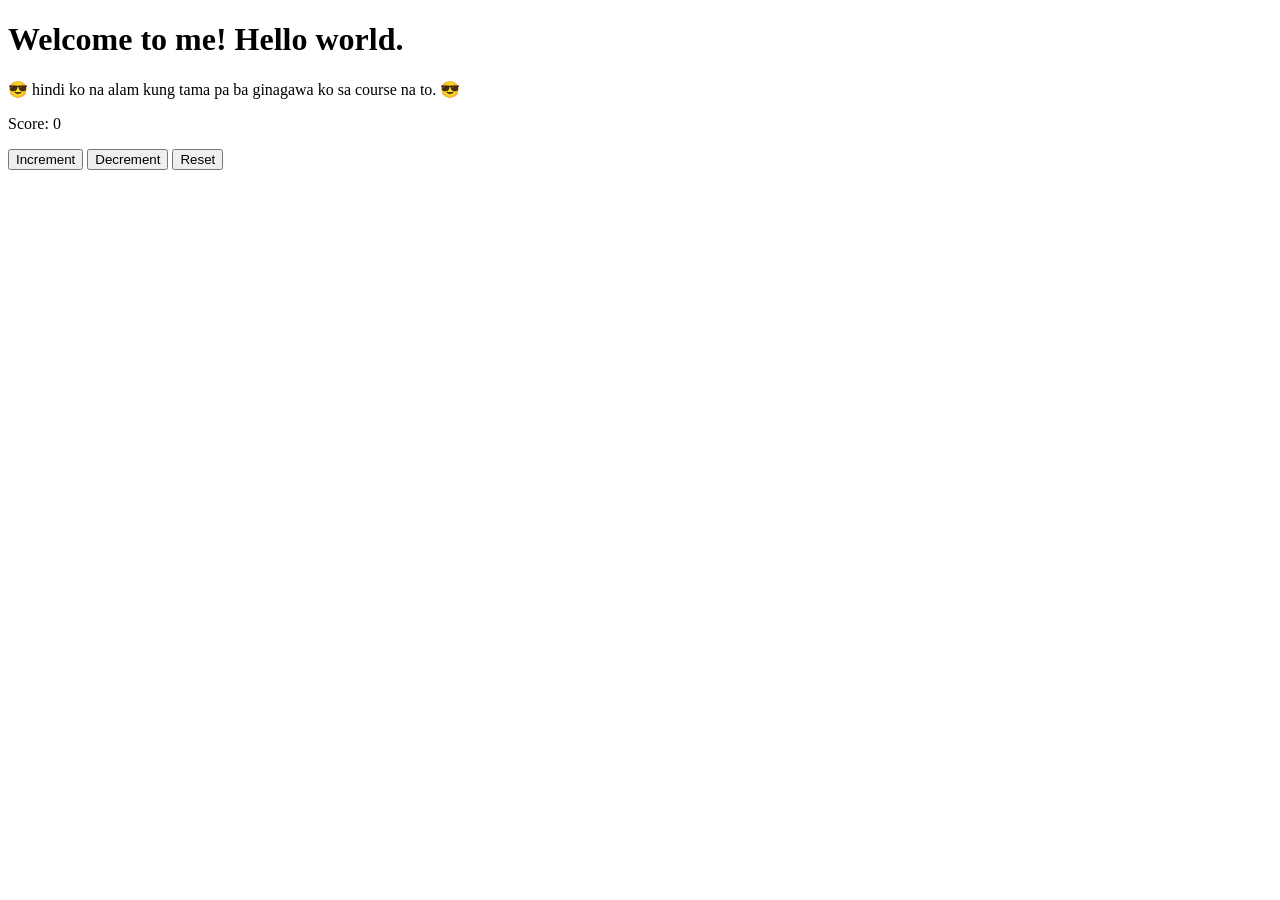
<file: index.html>
<!DOCTYPE html>
<html lang="en">
<head>
    <meta charset="UTF-8">
    <meta name="viewport" content="width=device-width, initial-scale=1.0">
    <title>My Website Homepage</title>
<script src="script.js" defer></script>
</head>
<body>

    <h1>Welcome to me! Hello world.</h1>
    <p>😎 hindi ko na alam kung tama pa ba ginagawa ko sa course na to. 😎</p>

  <p id="display">Score: 0 </p>
  <button id="increment">Increment</button>
  <button id="decrement">Decrement</button>
  <button id="reset">Reset</button>


</body>
</html>
</file>
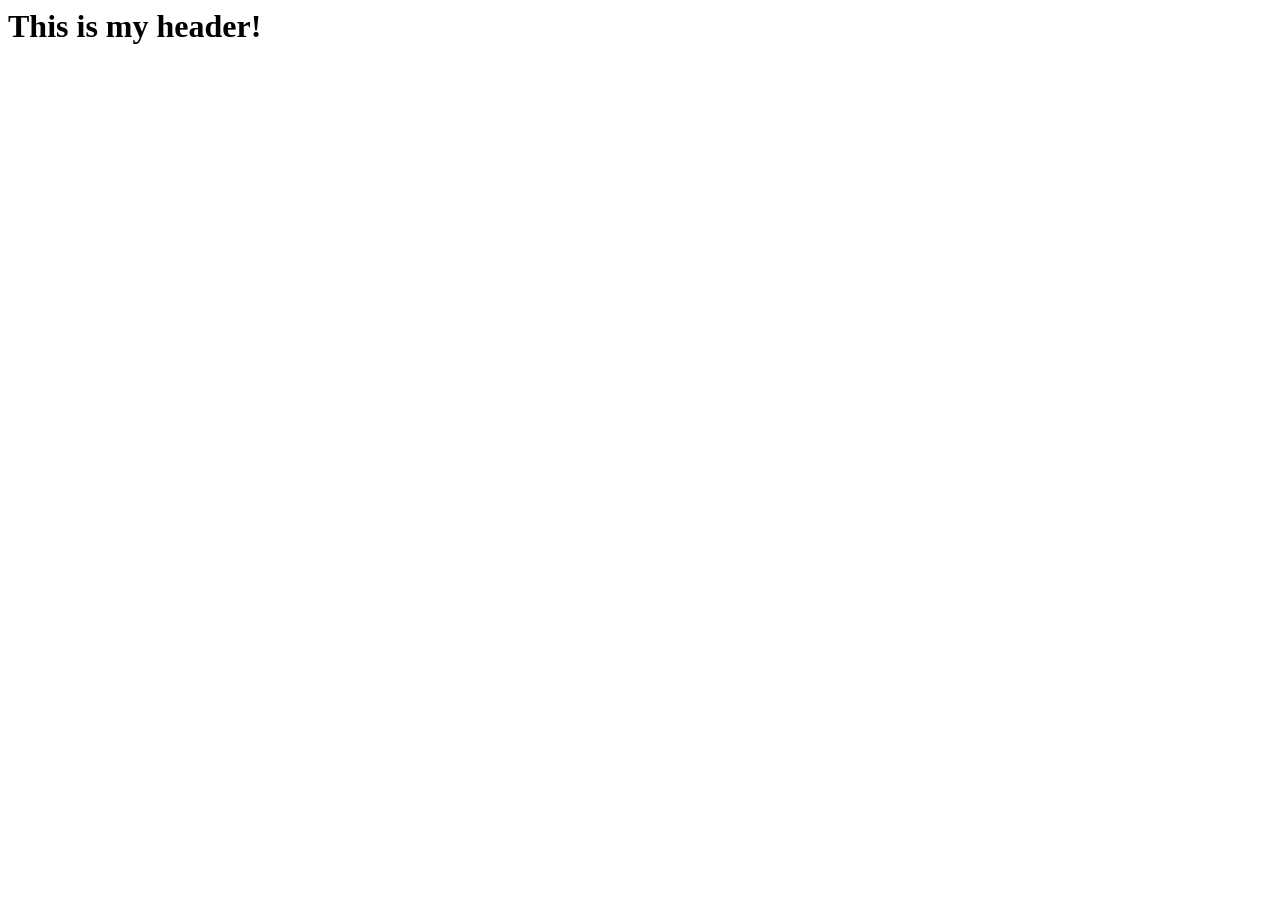
<file: DOM Lesson/index.html>
<html lang="en">
<head>
    <meta charset="UTF-8">
    <meta name="viewport" content="width=device-width, initial-scale=1.0">
    <title>Document</title>
</head>
<body>
  <h1 id="title">This is my header!</h1>
</body>
</html>
</file>
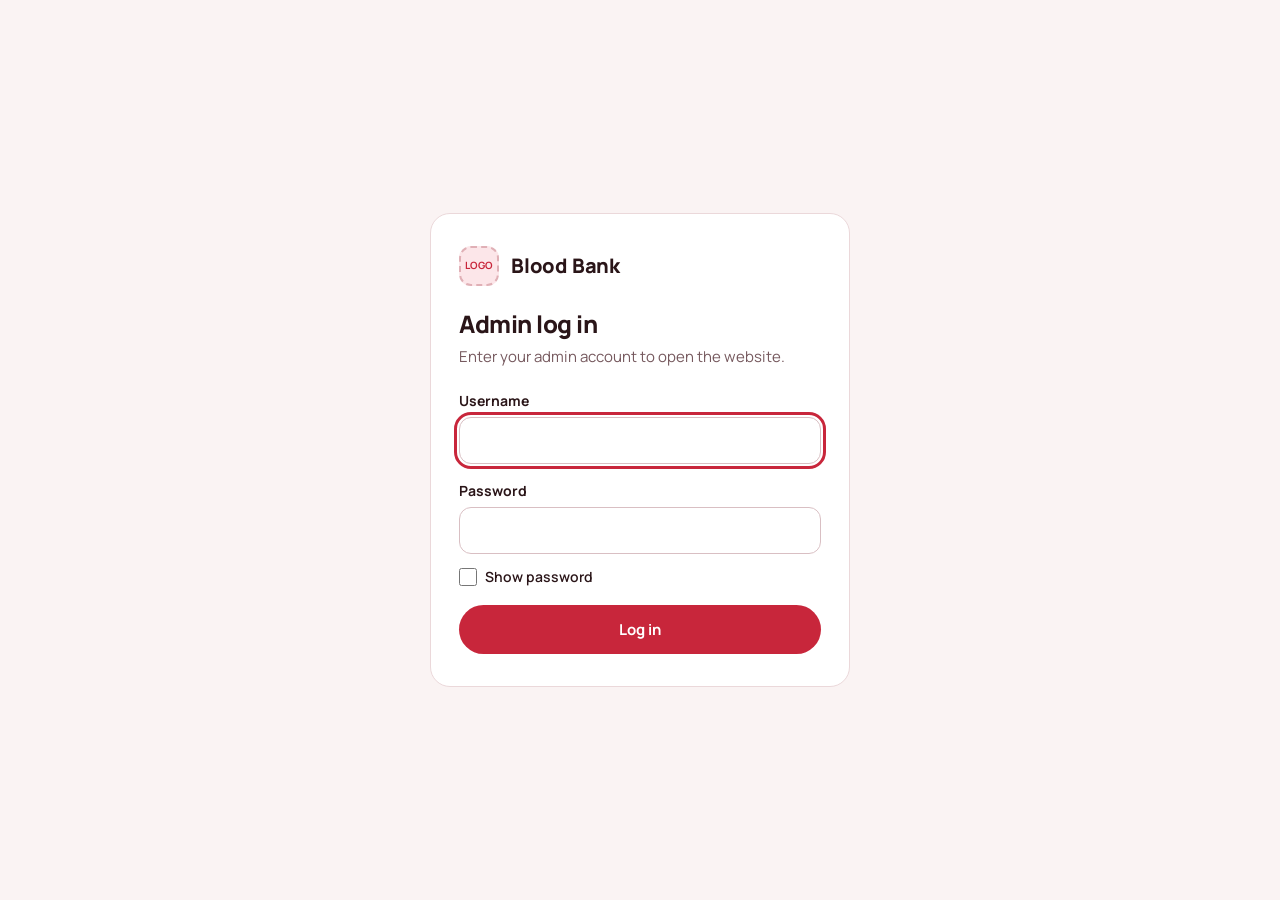
<file: FINAL PROJECT/index.html>
<!DOCTYPE html>
<html lang="en">
<head>
<meta charset="UTF-8">
<meta name="viewport" content="width=device-width, initial-scale=1">
<title>Blood Bank</title>
<link rel="preconnect" href="https://fonts.googleapis.com">
<link rel="preconnect" href="https://fonts.gstatic.com" crossorigin>
<link href="https://fonts.googleapis.com/css2?family=Manrope:wght@400;500;600;700;800&family=Atkinson+Hyperlegible:wght@400;700&display=swap" rel="stylesheet">

<script>
/* Saved theme + accessibility settings, applied before first paint (no flash) */
window.BBPrefs = (function () {
  var KEY = "bb-a11y", SIZES = [100, 115, 130, 150];
  function load() {
    var saved = {};
    try { saved = JSON.parse(localStorage.getItem(KEY)) || {}; } catch (e) {}
    var o = Object.assign({ theme: null, size: 0, contrast: false, font: false, spacing: false, links: false, focus: false, motion: false }, saved);
    if (!o.theme) o.theme = (window.matchMedia && matchMedia("(prefers-color-scheme: dark)").matches) ? "dark" : "light";
    return o;
  }
  function save(o) { try { localStorage.setItem(KEY, JSON.stringify(o)); } catch (e) {} }
  function clear() { try { localStorage.removeItem(KEY); } catch (e) {} }
  function apply(o) {
    var h = document.documentElement;
    function flag(n, on, v) { if (on) h.setAttribute("data-" + n, v); else h.removeAttribute("data-" + n); }
    h.setAttribute("data-theme", o.theme);
    flag("contrast", o.contrast, "high"); flag("font", o.font, "readable"); flag("spacing", o.spacing, "wide");
    flag("links", o.links, "on"); flag("focus", o.focus, "strong"); flag("motion", o.motion, "reduce");
    h.style.fontSize = SIZES[o.size] + "%";
  }
  var api = { load: load, save: save, clear: clear, apply: apply, SIZES: SIZES };
  apply(load());
  return api;
})();
</script>

<script>
/* Login state (lasts until the tab is closed) */
(function () {
  var ok = false;
  try { ok = sessionStorage.getItem("bb-auth") === "1"; } catch (e) {}
  document.documentElement.setAttribute("data-auth", ok ? "in" : "out");
})();
</script>

<style>
/* ============ THEME (edit colors here) ============ */
:root {
  --bg: #FAF3F3;          /* page background (warm blush) */
  --surface: #FFFFFF;     /* cards + navbar */
  --ink: #2A1518;         /* headings / main text */
  --muted: #76595E;       /* secondary text */
  --line: #EBD8DA;        /* borders */
  --blue: #C8263B;        /* primary accent (blood red) - variable name kept */
  --blue-dark: #A11A2D;
  --blue-soft: #FCE6E9;   /* light red tint */
  --gold: #D98E04; --gold-dark: #8A5A00;     /* plasma */
  --teal: #168F7E; --teal-dark: #0E6B5D;     /* platelets */
  --on-blue: #FFFFFF;     /* text on blue buttons */
  --dash: #E0B0B6;
  --field-border: #D9BFC3;
  --ok: #1A7F4B; --warn: #B26A00; --danger: #B42318; --danger-soft: #FDECEA;
  --bar-low: #7FA9EE;
  --track-off: #9C8A8D;
  --radius: 20px;
  --font: "Manrope", "Segoe UI", system-ui, -apple-system, Arial, sans-serif;
}

/* ============ DARK THEME ============ */
:root { color-scheme: light; }
:root[data-theme="dark"] {
  color-scheme: dark;
  --bg: #1A1012; --surface: #26171A; --ink: #F8EEEF; --muted: #C9ADB1; --line: #432C30;
  --blue: #F0586B; --blue-dark: #FF9DA9; --blue-soft: #3D1F25; --on-blue: #1A0A0C;
  --gold: #F2B84B; --gold-dark: #FFD98A; --teal: #3FBFA9; --teal-dark: #8FE8D8;
  --dash: #7C4C54; --field-border: #5E4246;
  --ok: #4CC38A; --warn: #F0A63A; --danger: #FF8A80; --danger-soft: #3A1E22; --bar-low: #3E6CB8; --track-off: #8A7478;
}
/* ============ HIGH CONTRAST ============ */
:root[data-contrast="high"] {
  --bg: #FFFFFF; --surface: #FFFFFF; --ink: #000000; --muted: #1A1A1A; --line: #000000;
  --blue: #A00F24; --blue-dark: #7A0A1A; --blue-soft: #FFE3E6; --on-blue: #FFFFFF;
  --gold: #8A5A00; --gold-dark: #5E3D00; --teal: #0B5E52; --teal-dark: #07433B;
  --dash: #000000; --field-border: #000000;
  --ok: #004D24; --warn: #6B3500; --danger: #8A0000; --danger-soft: #FFE5E5; --bar-low: #5B7FC7;
}
:root[data-theme="dark"][data-contrast="high"] {
  --bg: #000000; --surface: #000000; --ink: #FFFFFF; --muted: #F2F2F2; --line: #FFFFFF;
  --blue: #FF8A98; --blue-dark: #FFC4CB; --blue-soft: #33090F; --on-blue: #000000;
  --gold: #FFC95C; --gold-dark: #FFE0A3; --teal: #6FE3CE; --teal-dark: #B5F3E8;
  --dash: #FFFFFF; --field-border: #FFFFFF;
  --ok: #6BE6A6; --warn: #FFC15C; --danger: #FF9C94; --danger-soft: #3A0D0D; --bar-low: #5A8FE0;
}
:root[data-contrast="high"] .card, :root[data-contrast="high"] .navbar,
:root[data-contrast="high"] .a11y-panel, :root[data-contrast="high"] .entry-dialog { border-width: 2px; }

/* ============ OTHER ACCESSIBILITY OPTIONS ============ */
:root[data-font="readable"] { --font: "Atkinson Hyperlegible", Verdana, Tahoma, system-ui, sans-serif; }
:root[data-spacing="wide"] body { line-height: 1.9; letter-spacing: .03em; word-spacing: .12em; }
:root[data-links="on"] a { text-decoration: underline !important; text-underline-offset: 3px; }
:root[data-focus="strong"] :focus-visible { outline: 4px solid #FFB000; outline-offset: 3px; box-shadow: 0 0 0 7px #000; }
:root[data-motion="reduce"] *, :root[data-motion="reduce"] *::before, :root[data-motion="reduce"] *::after {
  transition: none !important; animation: none !important; scroll-behavior: auto !important;
}
@media (prefers-reduced-motion: reduce) { * { transition: none !important; animation: none !important; } }
.sr-only { position: absolute; width: 1px; height: 1px; padding: 0; margin: -1px; overflow: hidden; clip: rect(0 0 0 0); white-space: nowrap; border: 0; }
.skip-link {
  position: absolute; left: 12px; top: -80px; z-index: 100;
  background: var(--blue); color: var(--on-blue); font-weight: 700;
  padding: 12px 20px; border-radius: 999px; text-decoration: none;
}
.skip-link:focus { top: 12px; }
main:focus, h1:focus { outline: none; }

* { box-sizing: border-box; margin: 0; padding: 0; }
html { -webkit-text-size-adjust: 100%; }
body {
  font-family: var(--font);
  background: var(--bg);
  color: var(--ink);
  line-height: 1.5;
  padding: clamp(12px, 2vw, 32px);
}
a, button { font-family: inherit; }
:focus-visible { outline: 3px solid var(--blue); outline-offset: 2px; }

.wrap { width: 100%; }  /* full width, not squeezed in the middle */

/* ============ NAVBAR ============ */
.navbar {
  display: grid;
  grid-template-columns: 1fr auto 1fr;
  align-items: center;
  gap: 16px;
  background: var(--surface);
  border: 1px solid var(--line);
  border-radius: 999px;
  padding: 10px 14px 10px 14px;
}
.brand { display: flex; align-items: center; gap: 12px; text-decoration: none; color: var(--ink); }

/* LOGO PLACEHOLDER: replace the whole <span class="logo-slot"> with
   <img src="your-logo.png" alt="Blood Bank logo" class="logo-img"> */
.logo-slot, .logo-img {
  width: 40px; height: 40px; border-radius: 12px; flex: none;
}
.logo-slot {
  display: grid; place-items: center;
  border: 2px dashed var(--dash);
  background: var(--blue-soft);
  color: var(--blue);
  font-size: 0.625rem; font-weight: 700;
}
.logo-img { object-fit: contain; }
.brand-name { font-size: 1.25rem; font-weight: 800; letter-spacing: -0.01em; }

.nav-links { display: flex; flex-wrap: wrap; justify-content: center; gap: 4px; background: var(--bg); padding: 4px; border-radius: 999px; }
.nav-links a {
  display: inline-block; text-decoration: none; background: transparent; color: var(--muted);
  font-size: 0.9375rem; font-weight: 600;
  padding: 9px 22px; border-radius: 999px;
  transition: background .15s, color .15s;
}
.nav-links a:hover { color: var(--ink); }
.nav-links a[aria-current="page"] { background: var(--blue); color: var(--on-blue); }
/* right side of the navbar intentionally empty (no profile picture) */

/* ============ PAGE SECTIONS ============ */
.page { display: none; padding-top: 22px; }
.page.active { display: block; }

.page-head { display: flex; justify-content: space-between; align-items: flex-end; gap: 16px; flex-wrap: wrap; margin-bottom: 18px; }
.page-head h1 { font-size: 1.625rem; font-weight: 800; letter-spacing: -0.02em; }
.page-head p { color: var(--muted); font-size: 0.9375rem; }

.btn {
  border: 0; cursor: pointer; font-size: 0.9375rem; font-weight: 700;
  background: var(--blue); color: var(--on-blue);
  padding: 12px 24px; border-radius: 999px;
  transition: background .15s;
}
.btn:hover { background: var(--blue-dark); }

/* ============ CARDS ============ */
.grid {
  display: grid;
  grid-template-columns: 1.7fr 1fr;
  grid-template-rows: auto auto;
  gap: 16px;
}
.card {
  background: var(--surface);
  border: 1px solid var(--line);
  border-radius: var(--radius);
  padding: 22px;
}
.card.tall { grid-row: span 2; }

.card-head { display: flex; align-items: flex-start; gap: 14px; margin-bottom: 18px; }
.drop {
  width: 44px; height: 44px; flex: none;
  display: grid; place-items: center;
  background: var(--blue-soft); border-radius: 14px;
}
.drop { color: var(--blue); }
.drop svg { width: 22px; height: 22px; }
.card-head h2 { font-size: 1.0625rem; font-weight: 800; line-height: 1.3; }
.card-head p { font-size: 0.875rem; color: var(--muted); margin-top: 2px; }
.card-link {
  margin-left: auto; flex: none; width: 34px; height: 34px;
  display: grid; place-items: center; border-radius: 50%;
  border: 1px solid var(--line); background: var(--surface);
  color: var(--muted); cursor: pointer; text-decoration: none;
}
.card-link:hover { color: var(--blue); border-color: var(--blue); }
.card-link svg { width: 16px; height: 16px; }

/* Blood type bar chart: set --v (percentage) on each .bar */
.chart {
  display: grid; grid-template-columns: repeat(8, 1fr);
  align-items: end; gap: 12px; height: 300px;
  padding-top: 8px; border-bottom: 1px solid var(--line);
}
.bar-col { height: 100%; display: flex; flex-direction: column; justify-content: flex-end; align-items: center; gap: 8px; }
.bar-pct { font-size: 0.875rem; font-weight: 700; }
.bar {
  width: 100%; max-width: 64px;
  height: calc(var(--v) / 32 * 100% - 30px);
  min-height: 44px;
  background: var(--blue); border-radius: 14px 14px 6px 6px;
  display: flex; justify-content: center; padding-top: 10px;
}
.bar span {
  flex: none; width: 2.25rem; height: 2.25rem; padding: 0;
  display: grid; place-items: center;
  background: var(--surface); color: var(--blue-dark);
  border-radius: 50%; font-size: 0.75rem; font-weight: 800; line-height: 1;
}
.chart-note { font-size: 0.8125rem; color: var(--muted); margin-top: 14px; }

.big-number { font-size: 3.5rem; font-weight: 800; letter-spacing: -0.03em; line-height: 1; }
.big-number small { font-size: 1rem; font-weight: 600; color: var(--muted); letter-spacing: 0; margin-left: 6px; }

.components { list-style: none; display: grid; gap: 14px; }
.components li { display: grid; gap: 6px; }
.comp-row { display: flex; justify-content: space-between; font-size: 0.875rem; font-weight: 600; }
.comp-row span:last-child { color: var(--muted); font-weight: 700; }
.meter { height: 2rem; }
.meter i {
  display: flex; align-items: center; height: 100%; width: var(--w); min-width: 3.5rem;
  background: var(--c, var(--blue)); border-radius: 999px; padding: 0 4px;
}
.meter i span {
  min-height: 1.5rem; padding: 0 10px; display: grid; place-items: center;
  background: var(--surface); color: var(--c-dark, var(--blue-dark));
  border-radius: 999px; font-size: 0.75rem; font-weight: 800; font-style: normal;
}

.components li:nth-child(2) { --c: var(--gold); --c-dark: var(--gold-dark); }
.components li:nth-child(3) { --c: var(--teal); --c-dark: var(--teal-dark); }

/* ============ DATABASE ============ */
.table-card { padding: 8px 8px 12px; overflow-x: auto; }
table { width: 100%; border-collapse: collapse; min-width: 640px; font-size: 0.90625rem; }
th { text-align: left; font-size: 0.8125rem; font-weight: 700; color: var(--muted); padding: 14px 16px; border-bottom: 1px solid var(--line); }
td { padding: 14px 16px; border-bottom: 1px solid var(--line); }
tr:last-child td { border-bottom: 0; }
.tag { display: inline-block; padding: 3px 12px; border-radius: 999px; font-weight: 700; font-size: 0.8125rem; background: var(--blue-soft); color: var(--blue-dark); }
.status { font-weight: 600; color: var(--ok); }
.status.pending { color: var(--warn); }

/* ============ ABOUT ============ */
.about-hero { padding: 36px; }
.about-hero h1 { font-size: 1.875rem; font-weight: 800; letter-spacing: -0.02em; margin-bottom: 10px; }
.about-hero p { color: var(--muted); max-width: 64ch; font-size: 1rem; }
.about-grid { display: grid; grid-template-columns: repeat(3, 1fr); gap: 16px; margin-top: 16px; }
.about-grid .card h3 { font-size: 1.0625rem; font-weight: 800; margin: 14px 0 6px; }
.about-grid .card p { font-size: 0.90625rem; color: var(--muted); }

/* ============ NEW ENTRY DIALOG ============ */
.entry-dialog {
  border: 1px solid var(--line); border-radius: var(--radius);
  padding: 0; width: min(520px, calc(100% - 24px));
  margin: auto; color: var(--ink); background: var(--surface);
}
.entry-dialog::backdrop { background: rgba(18, 35, 61, .45); }
.dialog-inner { padding: 24px; }
.dialog-inner h2 { font-size: 1.25rem; font-weight: 800; }
.dialog-inner > p { color: var(--muted); font-size: 0.90625rem; margin: 4px 0 18px; }
.form-placeholder {
  border: 2px dashed var(--dash); background: var(--blue-soft);
  border-radius: 16px; padding: 36px 20px; text-align: center;
  color: var(--blue-dark); font-weight: 600; font-size: 0.90625rem;
}
.form-placeholder small { display: block; font-weight: 500; color: var(--muted); margin-top: 4px; }
.dialog-actions { display: flex; justify-content: flex-end; gap: 10px; margin-top: 20px; }
.btn-ghost { background: transparent; color: var(--ink); border: 1px solid var(--line); }
.btn-ghost:hover { background: var(--bg); }
.btn:disabled { opacity: .45; cursor: not-allowed; }
.btn:disabled:hover { background: var(--blue); }

/* ============ DETAIL DIALOG (card arrows) ============ */
.card-link { padding: 0; }
.detail-list { width: 100%; border-collapse: collapse; font-size: 0.90625rem; min-width: 0; }
.detail-list th, .detail-list td { padding: 10px 6px; }
.detail-list td:last-child, .detail-list th:last-child { text-align: right; }
.detail-text { display: grid; gap: 14px; }
.detail-text strong { display: block; font-size: 0.9375rem; }
.detail-text span { color: var(--muted); font-size: 0.875rem; }

/* ============ DATABASE TABS + SEPARATE PAGES ============ */
a.btn { display: inline-block; text-decoration: none; line-height: 1.2; }
.tabs { display: flex; gap: 6px; border-bottom: 1px solid var(--line); margin-bottom: 16px; }
.tabs a { padding: 10px 20px; font-weight: 700; color: var(--muted); text-decoration: none; border-bottom: 3px solid transparent; margin-bottom: -1px; }
.tabs a:hover { color: var(--ink); }
.tabs a[aria-current="page"] { color: var(--blue); border-bottom-color: var(--blue); }
.idlink { color: var(--blue); font-weight: 700; text-decoration: none; }
.idlink:hover { text-decoration: underline; }

/* ============ FORMS, ROW MENU, TOAST ============ */
.pk, .fk { font-size: 0.625rem; font-weight: 800; border-radius: 6px; padding: 1px 6px; margin-left: 4px; vertical-align: middle; }
.pk { background: var(--bg); color: var(--muted); border: 1px solid var(--line); }
.fk { background: var(--blue-soft); color: var(--blue-dark); }
.col-actions { text-align: right; width: 90px; }
.empty { text-align: center; color: var(--muted); padding: 28px; }
.dots {
  width: 34px; height: 34px; display: inline-grid; place-items: center; border-radius: 50%;
  border: 1px solid var(--line); background: var(--surface); color: var(--muted); cursor: pointer;
}
.dots:hover { color: var(--blue); border-color: var(--blue); }
.dots svg { width: 16px; height: 16px; }
.row-menu {
  position: fixed; z-index: 60; min-width: 150px; background: var(--surface);
  border: 1px solid var(--line); border-radius: 14px; padding: 6px;
  box-shadow: 0 8px 24px rgba(18, 35, 61, .14);
}
.row-menu[hidden] { display: none; }
.row-menu button {
  display: block; width: 100%; text-align: left; border: 0; background: none;
  padding: 9px 12px; border-radius: 9px; font-size: 0.875rem; font-weight: 600; color: var(--ink); cursor: pointer;
}
.row-menu button:hover { background: var(--bg); }
.row-menu .del { color: var(--danger); }
.row-menu .del:hover { background: var(--danger-soft); }
.entry-form { padding: 24px; }
.form-grid { display: grid; grid-template-columns: repeat(auto-fit, minmax(240px, 1fr)); gap: 18px; }
.entry-form label { display: grid; gap: 6px; font-size: 0.875rem; font-weight: 700; }
.entry-form input, .entry-form select {
  font: inherit; font-weight: 500; color: var(--ink); background: var(--surface);
  border: 1px solid var(--field-border); border-radius: 12px; padding: 11px 14px; width: 100%;
}
.entry-fields { border: 0; padding: 0; margin: 0 0 22px; min-width: 0; }
.entry-fields legend { font-size: 1rem; font-weight: 800; margin-bottom: 12px; padding: 0; color: var(--blue-dark); }
.toast {
  position: fixed; left: 50%; bottom: 24px; z-index: 70; transform: translate(-50%, 20px);
  background: var(--ink); color: var(--bg); padding: 12px 22px; border-radius: 999px;
  font-size: 0.875rem; font-weight: 600; opacity: 0; pointer-events: none; transition: opacity .2s, transform .2s;
}
.toast.show { opacity: 1; transform: translate(-50%, 0); }

/* ============ NAVBAR TOOLS (theme + accessibility) ============ */
.navbar { position: relative; }
.nav-tools { display: flex; gap: 8px; justify-self: end; position: relative; }
.tool-btn {
  width: 42px; height: 42px; border-radius: 50%; flex: none;
  display: grid; place-items: center; cursor: pointer;
  border: 1px solid var(--line); background: var(--bg); color: var(--ink);
  transition: background .15s, color .15s, border-color .15s;
}
.tool-btn:hover { color: var(--blue); border-color: var(--blue); }
.tool-btn[aria-expanded="true"] { background: var(--blue); border-color: var(--blue); color: var(--on-blue); }
.tool-btn svg { width: 22px; height: 22px; }
.icon-sun { display: none; }
:root[data-theme="dark"] .icon-moon { display: none; }
:root[data-theme="dark"] .icon-sun { display: block; }

.a11y-panel {
  position: absolute; right: 0; top: calc(100% + 14px); z-index: 50;
  width: min(350px, calc(100vw - 24px)); padding: 18px;
  background: var(--surface); border: 1px solid var(--line); border-radius: var(--radius);
  box-shadow: 0 12px 32px rgba(0, 0, 0, .2);
}
.a11y-panel[hidden] { display: none; }
.a11y-panel h2 { font-size: 1.0625rem; font-weight: 800; }
.a11y-sub { font-size: .8125rem; color: var(--muted); margin: 2px 0 12px; }
.size-row {
  display: flex; align-items: center; justify-content: space-between; gap: 10px;
  padding: 6px 2px 12px; margin-bottom: 4px; border-bottom: 1px solid var(--line);
  font-size: .9375rem; font-weight: 700;
}
.size-ctl { display: flex; align-items: center; gap: 8px; }
.size-ctl button {
  width: 38px; height: 38px; border-radius: 50%; cursor: pointer;
  border: 1px solid var(--line); background: var(--bg); color: var(--ink); font-weight: 800; font-size: .9375rem;
}
.size-ctl button:hover:not(:disabled) { border-color: var(--blue); color: var(--blue); }
.size-ctl button:disabled { opacity: .4; cursor: not-allowed; }
.size-ctl output { min-width: 3.2em; text-align: center; font-weight: 700; color: var(--muted); font-size: .9375rem; }
.opt {
  display: flex; width: 100%; align-items: center; justify-content: space-between; gap: 12px;
  background: none; border: 0; border-radius: 12px; padding: 9px 2px; cursor: pointer;
  color: var(--ink); text-align: left; font-size: .9375rem; font-weight: 700;
}
.opt:hover { background: var(--bg); }
.opt small { display: block; font-size: .8125rem; font-weight: 500; color: var(--muted); }
.track { flex: none; width: 44px; height: 26px; border-radius: 999px; background: var(--track-off); position: relative; transition: background .15s; }
.track::after {
  content: ""; position: absolute; top: 3px; left: 3px; width: 20px; height: 20px;
  border-radius: 50%; background: #fff; transition: transform .15s;
}
.opt[aria-checked="true"] .track { background: var(--blue); }
.opt[aria-checked="true"] .track::after { transform: translateX(18px); }
.panel-actions { display: flex; flex-wrap: wrap; gap: 8px; margin-top: 12px; padding-top: 12px; border-top: 1px solid var(--line); }
.panel-actions .btn { padding: 10px 18px; font-size: .875rem; }

/* ============ ADMIN LOGIN ============ */
html[data-auth="out"] .wrap, html[data-auth="out"] .skip-link, html[data-auth="out"] #detail-dialog,
html[data-auth="out"] #row-menu { display: none !important; }
html[data-auth="in"] .login-screen { display: none; }
.login-screen {
  position: fixed; inset: 0; z-index: 200; overflow: auto;
  display: grid; place-items: center; padding: 16px; background: var(--bg);
}
.login-card {
  width: min(420px, 100%); padding: 32px 28px;
  background: var(--surface); border: 1px solid var(--line); border-radius: var(--radius);
}
.login-brand { display: flex; align-items: center; gap: 12px; margin-bottom: 20px; }
.login-card h1 { font-size: 1.5rem; font-weight: 800; letter-spacing: -0.02em; }
.login-sub { color: var(--muted); font-size: 0.9375rem; margin: 4px 0 22px; }
.login-card label { display: grid; gap: 6px; font-size: 0.875rem; font-weight: 700; margin-bottom: 16px; }
.login-card input[type="text"], .login-card input[type="password"] {
  font: inherit; font-weight: 500; color: var(--ink); background: var(--surface);
  border: 1px solid var(--field-border); border-radius: 12px; padding: 12px 14px; width: 100%;
}
.login-card .show-pw { display: flex; align-items: center; gap: 8px; font-weight: 600; cursor: pointer; margin: -4px 0 18px; }
.login-card .show-pw input { width: 18px; height: 18px; accent-color: var(--blue); }
/* hide the browser's built-in eye button (the "Show password" box does this job) */
.login-card input::-ms-reveal, .login-card input::-ms-clear { display: none; }
.login-card input::-webkit-credentials-auto-fill-button { visibility: hidden; display: none !important; pointer-events: none; }
.login-error {
  background: var(--danger-soft); color: var(--danger); border-radius: 12px;
  padding: 10px 14px; font-size: 0.875rem; font-weight: 700; margin-bottom: 16px;
}
.login-error[hidden] { display: none; }
.login-card .btn { width: 100%; padding: 14px 24px; }

/* ============ RESPONSIVE ============ */
@media (max-width: 900px) {
  .grid { grid-template-columns: 1fr; }
  .card.tall { grid-row: auto; }
  .about-grid { grid-template-columns: 1fr; }
}
@media (max-width: 640px) {
  body { padding: 10px; }
  .navbar { grid-template-columns: 1fr; border-radius: 24px; justify-items: center; }
  .nav-tools { position: static; justify-self: center; }
  .a11y-panel { left: 12px; right: 12px; width: auto; top: calc(100% + 10px); }
  .nav-links a { padding: 8px 14px; font-size: 0.875rem; }
  .chart { gap: 6px; height: 250px; }
  .bar span { width: 1.75rem; height: 1.75rem; font-size: 0.5625rem; }
  .bar-pct { font-size: 0.6875rem; }
  .card { padding: 16px; }
}
</style>
</head>

<body>

<!-- ================= ADMIN LOGIN ================= -->
<div class="login-screen" id="login-screen">
  <form class="login-card" id="login-form" autocomplete="off" novalidate>
    <div class="login-brand">
      <span class="logo-slot" aria-hidden="true">LOGO</span>
      <span class="brand-name">Blood Bank</span>
    </div>
    <h1>Admin log in</h1>
    <p class="login-sub">Enter your admin account to open the website.</p>

    <div class="login-error" id="login-error" role="alert" hidden></div>

    <label>Username<input type="text" id="login-user" name="username" autocomplete="username" autocapitalize="none" spellcheck="false" required></label>
    <label>Password<input type="password" id="login-pass" name="password" autocomplete="current-password" required></label>
    <label class="show-pw"><input type="checkbox" id="login-show"> Show password</label>

    <button class="btn" type="submit">Log in</button>
  </form>
</div>
<a class="skip-link" href="#main">Skip to main content</a>
<div class="wrap">

  <!-- ================= NAVBAR ================= -->
  <header class="navbar" role="banner">

    <!-- LEFT: logo placeholder + system name -->
    <a class="brand" href="#dashboard">
      <!-- ICON PLACEHOLDER: swap this span for <img src="your-logo.png" alt="Blood Bank logo" class="logo-img"> -->
      <span class="logo-slot" aria-hidden="true">LOGO</span>
      <span class="brand-name">Blood Bank</span>
    </a>

    <!-- MIDDLE: About, Dashboard, Database -->
    <nav class="nav-links" aria-label="Main">
      <a href="#about" data-page="about">About</a>
      <a href="#dashboard" data-page="dashboard" aria-current="page">Dashboard</a>
      <a href="#database" data-page="database">Database</a>
    </nav>

    <!-- RIGHT: theme toggle + accessibility menu -->
    <div class="nav-tools">
      <button type="button" class="tool-btn" id="theme-toggle" aria-label="Switch to dark theme" title="Switch to dark theme">
        <svg class="icon-moon" viewBox="0 0 24 24" fill="currentColor" aria-hidden="true"><path d="M20.5 14.6A8.5 8.5 0 0 1 9.4 3.5a.6.6 0 0 0-.8-.7A9.5 9.5 0 1 0 21.2 15.4a.6.6 0 0 0-.7-.8Z"/></svg>
        <svg class="icon-sun" viewBox="0 0 24 24" fill="none" stroke="currentColor" stroke-width="2" stroke-linecap="round" aria-hidden="true"><circle cx="12" cy="12" r="4"/><path d="M12 2.5v2.2M12 19.3v2.2M2.5 12h2.2M19.3 12h2.2M5.3 5.3l1.6 1.6M17.1 17.1l1.6 1.6M18.7 5.3l-1.6 1.6M6.9 17.1l-1.6 1.6"/></svg>
      </button>
      <button type="button" class="tool-btn" id="a11y-toggle" aria-label="Accessibility settings" title="Accessibility settings" aria-expanded="false" aria-controls="a11y-panel">
        <svg viewBox="0 0 24 24" fill="none" stroke="currentColor" stroke-width="2" stroke-linecap="round" stroke-linejoin="round" aria-hidden="true"><circle cx="12" cy="4.6" r="1.8" fill="currentColor" stroke="none"/><path d="M4.5 8.6c5 1.4 10 1.4 15 0M12 9.5v5m0 0-3 6m3-6 3 6"/></svg>
      </button>
      <button type="button" class="tool-btn" id="logout-btn" aria-label="Log out" title="Log out">
        <svg viewBox="0 0 24 24" fill="none" stroke="currentColor" stroke-width="2" stroke-linecap="round" stroke-linejoin="round" aria-hidden="true"><path d="M9 21H5a2 2 0 0 1-2-2V5a2 2 0 0 1 2-2h4"/><path d="m16 17 5-5-5-5M21 12H9"/></svg>
      </button>

      <div class="a11y-panel" id="a11y-panel" role="dialog" aria-labelledby="a11y-title" hidden>
        <h2 id="a11y-title">Accessibility</h2>
        <p class="a11y-sub">Saved on this device.</p>

        <div class="size-row">
          <span id="size-label">Text size</span>
          <div class="size-ctl" role="group" aria-labelledby="size-label">
            <button type="button" id="size-down" aria-label="Decrease text size">A&minus;</button>
            <output id="size-val" aria-live="polite">100%</output>
            <button type="button" id="size-up" aria-label="Increase text size">A+</button>
          </div>
        </div>

        <button type="button" class="opt" role="switch" aria-checked="false" data-opt="contrast"><span>High contrast<small>Stronger colors and borders</small></span><i class="track" aria-hidden="true"></i></button>
        <button type="button" class="opt" role="switch" aria-checked="false" data-opt="font"><span>Readable font<small>Clearer letters, helps with dyslexia</small></span><i class="track" aria-hidden="true"></i></button>
        <button type="button" class="opt" role="switch" aria-checked="false" data-opt="spacing"><span>Wider spacing<small>More space between lines and letters</small></span><i class="track" aria-hidden="true"></i></button>
        <button type="button" class="opt" role="switch" aria-checked="false" data-opt="links"><span>Underline links<small>Makes links easy to spot</small></span><i class="track" aria-hidden="true"></i></button>
        <button type="button" class="opt" role="switch" aria-checked="false" data-opt="focus"><span>Strong focus outline<small>Bigger keyboard highlight</small></span><i class="track" aria-hidden="true"></i></button>
        <button type="button" class="opt" role="switch" aria-checked="false" data-opt="motion"><span>Reduce motion<small>Turns off animations</small></span><i class="track" aria-hidden="true"></i></button>

        <div class="panel-actions">
          <button type="button" class="btn" id="speak-btn">Read page aloud</button>
          <button type="button" class="btn btn-ghost" id="a11y-reset">Reset</button>
        </div>
      </div>
    </div>
  </header>

  <main id="main" tabindex="-1">

    <!-- ================= DASHBOARD ================= -->
    <section id="dashboard" class="page active">
      <div class="page-head">
        <div>
          <h1>Dashboard</h1>
          <p>A quick look at the current blood supply.</p>
        </div>
        <a class="btn" href="#new-donor">+ New Entry</a>
      </div>

      <div class="grid">

        <!-- Card 1: Blood types -->
        <article class="card tall">
          <div class="card-head">
            <div class="drop"><svg viewBox="0 0 24 24" fill="none" stroke="currentColor" stroke-width="2.2" stroke-linecap="round" stroke-linejoin="round" aria-hidden="true"><path d="M5 20v-7M12 20V5M19 20v-10"/></svg></div>
            <div>
              <h2>Blood Types</h2>
              <p>Share of the current stock for each of the eight blood groups (A, B, AB, O; positive and negative).</p>
            </div>
            <button class="card-link" data-detail="types" aria-label="View blood type details" title="View details">
              <svg viewBox="0 0 16 16" fill="none" stroke="currentColor" stroke-width="1.8" stroke-linecap="round" stroke-linejoin="round"><path d="M4 12 12 4M5.5 4H12v6.5"/></svg>
            </button>
          </div>

          <!-- Replace the --v values (percent) with your real data -->
          <div class="chart" role="img" aria-label="Bar chart of blood type share of stock: A+ 28%, A- 6%, B+ 20%, B- 5%, AB+ 4%, AB- 2%, O+ 30%, O- 5%. A-, B-, AB+, AB- and O- are low stock.">
            <div class="bar-col"><span class="bar-pct">28%</span><div class="bar" style="--v:28"><span>A+</span></div></div>
            <div class="bar-col"><span class="bar-pct">6%</span><div class="bar" style="--v:6"><span>A-</span></div></div>
            <div class="bar-col"><span class="bar-pct">20%</span><div class="bar" style="--v:20"><span>B+</span></div></div>
            <div class="bar-col"><span class="bar-pct">5%</span><div class="bar" style="--v:5"><span>B-</span></div></div>
            <div class="bar-col"><span class="bar-pct">4%</span><div class="bar" style="--v:4"><span>AB+</span></div></div>
            <div class="bar-col"><span class="bar-pct">2%</span><div class="bar" style="--v:2"><span>AB-</span></div></div>
            <div class="bar-col"><span class="bar-pct">30%</span><div class="bar" style="--v:30"><span>O+</span></div></div>
            <div class="bar-col"><span class="bar-pct">5%</span><div class="bar" style="--v:5"><span>O-</span></div></div>
          </div>
          <p class="chart-note">Sample values shown.</p>
        </article>

        <!-- Card 2: Total bags -->
        <article class="card">
          <div class="card-head">
            <div class="drop"><svg viewBox="0 0 24 24" fill="none" stroke="currentColor" stroke-width="1.8" stroke-linecap="round" stroke-linejoin="round" aria-hidden="true"><rect x="6" y="3" width="12" height="14" rx="3.5"/><path d="M10 6.2h4"/><path d="M12 17v4.5"/><path fill="currentColor" stroke="none" d="M12 8.8c-1.8 2-2.8 3.2-2.8 4.6a2.8 2.8 0 0 0 5.6 0c0-1.4-1-2.6-2.8-4.6Z"/></svg></div>
            <div>
              <h2>Total Bags Collected</h2>
              <p>All blood bags received from donors, counted across every blood type and component.</p>
            </div>
            <button class="card-link" data-detail="total" aria-label="View total bags details" title="View details">
              <svg viewBox="0 0 16 16" fill="none" stroke="currentColor" stroke-width="1.8" stroke-linecap="round" stroke-linejoin="round"><path d="M4 12 12 4M5.5 4H12v6.5"/></svg>
            </button>
          </div>
          <p class="big-number">167<small>bags</small></p>
        </article>

        <!-- Card 3: Components -->
        <article class="card">
          <div class="card-head">
            <div class="drop"><svg viewBox="0 0 24 24" fill="none" stroke="currentColor" stroke-width="1.9" stroke-linecap="round" stroke-linejoin="round" aria-hidden="true"><path d="M8.5 3h7"/><path d="M9.5 3v14.5a2.5 2.5 0 0 0 5 0V3"/><path d="M9.5 12h5"/></svg></div>
            <div>
              <h2>Bags by Component</h2>
              <p>Number of bags separated into red cells, plasma, and platelets.</p>
            </div>
            <button class="card-link" data-detail="components" aria-label="View component details" title="View details">
              <svg viewBox="0 0 16 16" fill="none" stroke="currentColor" stroke-width="1.8" stroke-linecap="round" stroke-linejoin="round"><path d="M4 12 12 4M5.5 4H12v6.5"/></svg>
            </button>
          </div>
          <ul class="components">
            <li><div class="comp-row"><span>Red cells</span><span>92 bags</span></div><div class="meter" aria-hidden="true"><i style="--w:55%"><span>55%</span></i></div></li>
            <li><div class="comp-row"><span>Plasma</span><span>48 bags</span></div><div class="meter" aria-hidden="true"><i style="--w:29%"><span>29%</span></i></div></li>
            <li><div class="comp-row"><span>Platelets</span><span>27 bags</span></div><div class="meter" aria-hidden="true"><i style="--w:16%"><span>16%</span></i></div></li>
          </ul>
        </article>

      </div>
    </section>

    <!-- ================= DATABASE: DONORS TAB ================= -->
    <section id="database" class="page">
      <div class="page-head">
        <div>
          <h1>Database</h1>
          <p>Everyone who has donated blood.</p>
        </div>
        <a class="btn" href="#new-donor">+ New Entry</a>
      </div>

      <nav class="tabs" aria-label="Database tables"><a href="#database">Donors</a><a href="#bags">Bags</a></nav>

      <div class="card table-card">
        <table>
          <caption class="sr-only">Donors</caption>
          <thead>
            <tr><th scope="col">donor_id <span class="pk">PK</span></th><th scope="col">Name</th><th scope="col">Blood type</th><th scope="col">Last donation</th><th scope="col" class="col-actions">Actions</th></tr>
          </thead>
          <tbody id="donor-rows"></tbody>
        </table>
      </div>
    </section>

    <!-- ================= DATABASE: BAGS TAB ================= -->
    <section id="bags" class="page">
      <div class="page-head">
        <div>
          <h1>Database</h1>
          <p>Every blood bag. Each bag links to its donor through donor_id.</p>
        </div>
        <a class="btn" href="#new-donor">+ New Entry</a>
      </div>

      <nav class="tabs" aria-label="Database tables"><a href="#database">Donors</a><a href="#bags">Bags</a></nav>

      <div class="card table-card">
        <table>
          <caption class="sr-only">Blood bags</caption>
          <thead>
            <tr><th scope="col">bag_id <span class="pk">PK</span></th><th scope="col">donor_id <span class="fk">FK</span></th><th scope="col">Blood type</th><th scope="col">Component</th><th scope="col">Date collected</th><th scope="col">Status</th><th scope="col" class="col-actions">Actions</th></tr>
          </thead>
          <tbody id="bag-rows"></tbody>
        </table>
      </div>
    </section>

    <!-- ================= NEW ENTRY (donor + blood details in one form) ================= -->
    <section id="new-donor" class="page">
      <div class="page-head">
        <div>
          <h1>New Entry</h1>
          <p>Fill in the donor and the blood details together. When saved, they are stored separately in the Donors and Bags tables.</p>
        </div>
      </div>

      <form class="card entry-form" data-type="entry" data-mode="new">
        <fieldset class="entry-fields">
          <legend>Donor details</legend>
          <div class="form-grid">
            <label>Full name<input type="text" name="name" required placeholder="e.g. Juan Dela Cruz"></label>
            <label>Blood type<select name="type" required><option value="">Select</option><option>A+</option><option>A-</option><option>B+</option><option>B-</option><option>AB+</option><option>AB-</option><option>O+</option><option>O-</option></select></label>
          </div>
        </fieldset>
        <fieldset class="entry-fields">
          <legend>Blood details</legend>
          <div class="form-grid">
            <label>Component<select name="comp"><option>Red cells</option><option>Plasma</option><option>Platelets</option></select></label>
            <label>Date collected<input type="date" name="date" required></label>
            <label>Status<select name="status"><option>Stored</option><option>Testing</option></select></label>
          </div>
        </fieldset>
        <div class="dialog-actions">
          <a class="btn btn-ghost" href="#database">Cancel</a>
          <button class="btn" type="submit">Save entry</button>
        </div>
      </form>
    </section>

    <!-- ================= EDIT DONOR ================= -->
    <section id="edit-donor" class="page">
      <div class="page-head">
        <div>
          <h1>Edit donor</h1>
          <p>Change the details, then save.</p>
        </div>
      </div>

      <form class="card entry-form" data-type="donor" data-mode="edit">
        <!-- SAMPLE FORM: change the fields to match your real columns -->
        <div class="form-grid">
          <label>Full name<input type="text" name="name" required placeholder="e.g. Juan Dela Cruz"></label>
          <label>Blood type<select name="type" required><option value="">Select</option><option>A+</option><option>A-</option><option>B+</option><option>B-</option><option>AB+</option><option>AB-</option><option>O+</option><option>O-</option></select></label>
          <label>Last donation<input type="date" name="last" required></label>
        </div>
        <div class="dialog-actions">
          <a class="btn btn-ghost" href="#database">Cancel</a>
          <button class="btn" type="submit">Save changes</button>
        </div>
      </form>
    </section>

    <!-- ================= EDIT BAG ================= -->
    <section id="edit-bag" class="page">
      <div class="page-head">
        <div>
          <h1>Edit blood bag</h1>
          <p>Change the details, then save.</p>
        </div>
      </div>

      <form class="card entry-form" data-type="bag" data-mode="edit">
        <!-- SAMPLE FORM: change the fields to match your real columns -->
        <div class="form-grid">
          <label>donor_id (foreign key)<select name="donor" required data-donor-select></select></label>
          <label>Component<select name="comp"><option>Red cells</option><option>Plasma</option><option>Platelets</option></select></label>
          <label>Date collected<input type="date" name="date" required></label>
          <label>Status<select name="status"><option>Stored</option><option>Testing</option></select></label>
        </div>
        <div class="dialog-actions">
          <a class="btn btn-ghost" href="#bags">Cancel</a>
          <button class="btn" type="submit">Save changes</button>
        </div>
      </form>
    </section>

    <!-- ================= ABOUT ================= -->
    <section id="about" class="page">
      <div class="card about-hero">
        <h1>About Blood Bank</h1>
        <p>Blood Bank helps staff record, track, and monitor donated blood in one place, so the right blood is ready when patients need it.</p>
      </div>

      <div class="about-grid">
        <div class="card">
          <div class="drop"><svg viewBox="0 0 24 24" fill="currentColor" aria-hidden="true"><path d="M12 2.5c-.4 0-.8.2-1 .5C8.3 6.3 5 10.2 5 14.2a7 7 0 0 0 14 0c0-4-3.3-7.9-6-11.2-.2-.3-.6-.5-1-.5Z"/></svg></div>
          <h3>Dashboard</h3>
          <p>See stock by blood type, total bags collected, and bags per component at a glance.</p>
        </div>
        <div class="card">
          <div class="drop"><svg viewBox="0 0 24 24" fill="currentColor" aria-hidden="true"><path d="M12 2.5c-.4 0-.8.2-1 .5C8.3 6.3 5 10.2 5 14.2a7 7 0 0 0 14 0c0-4-3.3-7.9-6-11.2-.2-.3-.6-.5-1-.5Z"/></svg></div>
          <h3>Database</h3>
          <p>Browse donors and blood bags in two tabs. Each bag is linked to its donor.</p>
        </div>
        <div class="card">
          <div class="drop"><svg viewBox="0 0 24 24" fill="currentColor" aria-hidden="true"><path d="M12 2.5c-.4 0-.8.2-1 .5C8.3 6.3 5 10.2 5 14.2a7 7 0 0 0 14 0c0-4-3.3-7.9-6-11.2-.2-.3-.6-.5-1-.5Z"/></svg></div>
          <h3>New entries</h3>
          <p>Add a new donor or blood bag on its own page.</p>
        </div>
      </div>
    </section>

  </main>
</div>

<!-- ================= CARD DETAILS (opened by the arrow buttons) ================= -->
<dialog id="detail-dialog" class="entry-dialog" aria-labelledby="detail-title" aria-describedby="detail-desc">
  <div class="dialog-inner">
    <h2 id="detail-title"></h2>
    <p id="detail-desc"></p>

    <!-- Sample numbers: replace with real data -->
    <div data-detail-body="types" hidden>
      <table class="detail-list">
        <caption class="sr-only">Bags in stock by blood type</caption>
        <thead><tr><th scope="col">Blood type</th><th scope="col">Bags</th><th scope="col">Share</th><th scope="col">Stock</th></tr></thead>
        <tbody>
          <tr><td>A+</td><td>47</td><td>28%</td><td class="status">OK</td></tr>
          <tr><td>A-</td><td>10</td><td>6%</td><td class="status pending">Low</td></tr>
          <tr><td>B+</td><td>33</td><td>20%</td><td class="status">OK</td></tr>
          <tr><td>B-</td><td>8</td><td>5%</td><td class="status pending">Low</td></tr>
          <tr><td>AB+</td><td>7</td><td>4%</td><td class="status pending">Low</td></tr>
          <tr><td>AB-</td><td>3</td><td>2%</td><td class="status pending">Low</td></tr>
          <tr><td>O+</td><td>50</td><td>30%</td><td class="status">OK</td></tr>
          <tr><td>O-</td><td>9</td><td>5%</td><td class="status pending">Low</td></tr>
        </tbody>
      </table>
    </div>

    <div data-detail-body="total" hidden>
      <table class="detail-list">
        <caption class="sr-only">Bags collected by week</caption>
        <thead><tr><th scope="col">Period</th><th scope="col">Bags collected</th></tr></thead>
        <tbody>
          <tr><td>Week 1</td><td>38</td></tr>
          <tr><td>Week 2</td><td>45</td></tr>
          <tr><td>Week 3</td><td>41</td></tr>
          <tr><td>Week 4</td><td>43</td></tr>
          <tr><td><strong>Total</strong></td><td><strong>167</strong></td></tr>
        </tbody>
      </table>
    </div>

    <div data-detail-body="components" hidden>
      <div class="detail-text">
        <div><strong>Red cells: 92 bags</strong><span>Carry oxygen. Used for surgery, trauma, and anemia.</span></div>
        <div><strong>Plasma: 48 bags</strong><span>The liquid part of blood. Used for burns and clotting problems.</span></div>
        <div><strong>Platelets: 27 bags</strong><span>Help blood clot. Used for cancer treatment and bleeding. They expire fastest.</span></div>
      </div>
    </div>

    <div class="dialog-actions">
      <button class="btn btn-ghost" data-close-detail>Close</button>
      <button class="btn" data-goto-database>View in Database</button>
    </div>
  </div>
</dialog>

<!-- Shared 3-dots menu (moved next to the clicked row by the script) -->
<div id="row-menu" class="row-menu" role="menu" hidden>
  <button role="menuitem" data-act="edit">Edit</button>
  <button role="menuitem" data-act="delete" class="del">Delete</button>
</div>
<div id="toast" class="toast" role="status" aria-live="polite"></div>

<script>
/* Simple tab switching: About / Dashboard / Database */
(function () {
  var pages = ["about", "dashboard", "database", "bags", "new-donor", "edit-donor", "edit-bag"];
  var buttons = document.querySelectorAll(".nav-links a");

  function show(name, moved) {
    if (pages.indexOf(name) === -1) name = "dashboard";
    /* the edit pages need a chosen row (opened from the 3-dots menu) */
    if (/^edit-/.test(name) && !editing) { location.hash = name === "edit-donor" ? "database" : "bags"; return; }
    pages.forEach(function (p) {
      document.getElementById(p).classList.toggle("active", p === name);
    });
    /* Bags tab and New Entry pages still highlight "Database" in the navbar */
    var navName = { bags: "database", "new-donor": "database", "edit-donor": "database", "edit-bag": "database" }[name] || name;
    buttons.forEach(function (b) {
      if (b.dataset.page === navName) b.setAttribute("aria-current", "page");
      else b.removeAttribute("aria-current");
    });
    document.querySelectorAll(".tabs a").forEach(function (t) {
      if (t.getAttribute("href") === "#" + name) t.setAttribute("aria-current", "page");
      else t.removeAttribute("aria-current");
    });
    /* screen readers: update the tab title and move focus to the new page heading */
    var h = document.getElementById(name).querySelector("h1");
    document.title = (h ? h.textContent : "Blood Bank") + " \u2013 Blood Bank";
    window.scrollTo(0, 0);
    if (moved && h) { h.setAttribute("tabindex", "-1"); h.focus({ preventScroll: true }); }
  }

  window.addEventListener("hashchange", function () { show(location.hash.slice(1), true); });

  /* skip link (the page uses #hash for navigation, so focus <main> directly) */
  document.querySelector(".skip-link").addEventListener("click", function (e) {
    e.preventDefault();
    document.getElementById("main").focus();
  });

  /* Card arrow buttons: open a details window for that card */
  var detail = document.getElementById("detail-dialog");
  var info = {
    types: ["Blood types", "Bags in stock for each blood group."],
    total: ["Total bags collected", "Bags received from donors, by week."],
    components: ["Bags by component", "What each component is and what it is used for."]
  };
  document.querySelectorAll("[data-detail]").forEach(function (b) {
    b.addEventListener("click", function () {
      var k = b.dataset.detail;
      detail.querySelectorAll("[data-detail-body]").forEach(function (el) { el.hidden = el.dataset.detailBody !== k; });
      document.getElementById("detail-title").textContent = info[k][0];
      document.getElementById("detail-desc").textContent = info[k][1];
      detail.showModal();
    });
  });
  detail.querySelector("[data-close-detail]").addEventListener("click", function () { detail.close(); });
  detail.querySelector("[data-goto-database]").addEventListener("click", function () { detail.close(); location.hash = "bags"; });
  detail.addEventListener("click", function (e) { if (e.target === detail) detail.close(); });

  /* ===== Sample data kept in memory. Replace with your backend / database later. ===== */
  const donors = [
    { id: "D-004", name: "Ana Garcia", type: "AB-", last: "2026-10-26" },
    { id: "D-003", name: "Jose Reyes", type: "B+", last: "2026-10-27" },
    { id: "D-002", name: "Maria Santos", type: "A+", last: "2026-10-27" },
    { id: "D-001", name: "Juan Dela Cruz", type: "O+", last: "2026-10-28" }
  ];
  const bags = [   /* donor = donor_id (foreign key to donors) */
    { id: "B-0167", donor: "D-001", comp: "Red cells", date: "2026-10-28", status: "Stored" },
    { id: "B-0166", donor: "D-002", comp: "Plasma", date: "2026-10-27", status: "Stored" },
    { id: "B-0165", donor: "D-003", comp: "Platelets", date: "2026-10-27", status: "Testing" },
    { id: "B-0164", donor: "D-004", comp: "Red cells", date: "2026-10-26", status: "Stored" }
  ];
  const lists = { donor: donors, bag: bags };
  const $ = (id) => document.getElementById(id);
  const esc = (v) => String(v).replace(/[&<>"']/g, (c) => ({ "&": "&amp;", "<": "&lt;", ">": "&gt;", '"': "&quot;", "'": "&#39;" }[c]));
  const fmt = (iso) => new Date(iso + "T00:00:00Z").toLocaleDateString("en-US", { month: "short", day: "numeric", year: "numeric", timeZone: "UTC" });
  const dotsIcon = '<svg viewBox="0 0 16 16" fill="currentColor" aria-hidden="true"><circle cx="8" cy="3" r="1.5"/><circle cx="8" cy="8" r="1.5"/><circle cx="8" cy="13" r="1.5"/></svg>';
  const dots = (type, id) => `<td class="col-actions"><button class="dots" data-type="${type}" data-id="${id}" aria-label="Options for ${id}" aria-haspopup="true">${dotsIcon}</button></td>`;
  const today = () => new Date().toISOString().slice(0, 10);
  let target = null;    /* { type, id } of the row whose 3-dots menu is open */
  let editing = null;   /* { type, id } of the row being edited */
  let toastTimer;

  function toast(msg) {
    const t = $("toast");
    t.textContent = msg;
    t.classList.add("show");
    clearTimeout(toastTimer);
    toastTimer = setTimeout(function () { t.classList.remove("show"); }, 2600);
  }
  function nextId(type) {
    const max = Math.max(0, ...lists[type].map((r) => parseInt(r.id.slice(2), 10)));
    return (type === "donor" ? "D-" : "B-") + String(max + 1).padStart(type === "donor" ? 3 : 4, "0");
  }
  function resetDates() {
    document.querySelectorAll('form[data-mode="new"] input[type="date"]').forEach((i) => { i.value = today(); });
  }
  function render() {
    $("donor-rows").innerHTML = donors.map((d) =>
      `<tr><td>${d.id}</td><td>${esc(d.name)}</td><td><span class="tag">${d.type}</span></td><td>${fmt(d.last)}</td>${dots("donor", d.id)}</tr>`
    ).join("") || '<tr><td colspan="5" class="empty">No donors yet. Use + New Entry to add one.</td></tr>';
    $("bag-rows").innerHTML = bags.map((b) => {
      const d = donors.find((x) => x.id === b.donor);
      return `<tr><td>${b.id}</td><td><a class="idlink" href="#database">${b.donor}</a></td><td><span class="tag">${d ? d.type : "?"}</span></td><td>${b.comp}</td><td>${fmt(b.date)}</td><td class="status${b.status === "Testing" ? " pending" : ""}">${b.status}</td>${dots("bag", b.id)}</tr>`;
    }).join("") || '<tr><td colspan="7" class="empty">No bags yet. Use + New Entry to add one.</td></tr>';
    /* the donor_id dropdown in the bag forms always lists the current donors */
    document.querySelectorAll("[data-donor-select]").forEach((sel) => {
      const keep = sel.value;
      sel.innerHTML = donors.map((d) => `<option value="${d.id}">${d.id} - ${esc(d.name)}</option>`).join("");
      if (keep) sel.value = keep;
    });
  }

  /* ----- 3-dots menu on every row: Edit / Delete ----- */
  const menu = $("row-menu");
  function closeMenu() { menu.hidden = true; target = null; }
  document.addEventListener("click", function (e) {
    const btn = e.target.closest(".dots");
    if (!btn) { if (!menu.contains(e.target)) closeMenu(); return; }
    target = { type: btn.dataset.type, id: btn.dataset.id };
    const r = btn.getBoundingClientRect();
    menu.hidden = false;
    menu.style.top = r.bottom + 4 + "px";
    menu.style.left = Math.max(8, r.right - menu.offsetWidth) + "px";
  });
  document.addEventListener("keydown", function (e) { if (e.key === "Escape") closeMenu(); });
  window.addEventListener("scroll", closeMenu, true);
  window.addEventListener("resize", closeMenu);

  /* Edit: open the edit page with the form filled in */
  menu.querySelector('[data-act="edit"]').addEventListener("click", function () {
    if (!target) return;
    editing = target;
    closeMenu();
    const rec = lists[editing.type].find((r) => r.id === editing.id);
    const f = document.querySelector('form[data-type="' + editing.type + '"][data-mode="edit"]');
    Object.keys(rec).forEach((k) => { if (f.elements[k]) f.elements[k].value = rec[k]; });
    f.closest("section").querySelector(".page-head p").textContent = "Editing " + editing.id + ". Change the details, then save.";
    location.hash = "edit-" + editing.type;
  });

  /* Delete: remove the row (deleting a donor also deletes its bags) */
  menu.querySelector('[data-act="delete"]').addEventListener("click", function () {
    if (!target) return;
    const type = target.type, id = target.id;
    closeMenu();
    /* deleting a donor also deletes every bag linked to it through donor_id */
    const linked = type === "donor" ? bags.filter((b) => b.donor === id) : [];
    const msg = linked.length
      ? "Delete " + id + "? Its " + linked.length + " linked blood bag" + (linked.length > 1 ? "s" : "") + " (" + linked.map((b) => b.id).join(", ") + ") will be deleted too. This cannot be undone."
      : "Delete " + id + "? This cannot be undone.";
    if (!confirm(msg)) return;
    lists[type].splice(lists[type].findIndex((r) => r.id === id), 1);
    if (linked.length) {
      for (let i = bags.length - 1; i >= 0; i--) if (bags[i].donor === id) bags.splice(i, 1);
    }
    render();
    toast(linked.length ? id + " and " + linked.length + " linked bag" + (linked.length > 1 ? "s" : "") + " deleted." : id + " deleted.");
  });

  /* ----- Forms: New Entry and Edit share the same save logic ----- */
  document.querySelectorAll(".entry-form").forEach(function (f) {
    f.addEventListener("submit", function (e) {
      e.preventDefault();
      const type = f.dataset.type;
      const v = Object.fromEntries(new FormData(f));
      if (v.name !== undefined) { v.name = v.name.trim(); if (!v.name) return; }
      if (type === "entry") {
        /* one form -> two records: a donor row and a bag row linked by donor_id.
           A donor with the same name and blood type is reused instead of duplicated. */
        let d = donors.find((x) => x.name.toLowerCase() === v.name.toLowerCase() && x.type === v.type);
        const isNew = !d;
        if (isNew) { d = { id: nextId("donor"), name: v.name, type: v.type, last: v.date }; donors.unshift(d); }
        else if (v.date > d.last) d.last = v.date;
        const bag = { id: nextId("bag"), donor: d.id, comp: v.comp, date: v.date, status: v.status };
        bags.unshift(bag);
        render();
        f.reset();
        resetDates();
        toast((isNew ? "Donor " + d.id + " and bag " : "Bag ") + bag.id + (isNew ? " added." : " added to " + d.id + "."));
        location.hash = "database";
        return;
      }
      if (f.dataset.mode === "edit") {
        Object.assign(lists[type].find((r) => r.id === editing.id), v);
        toast(editing.id + " updated.");
      } else {
        const rec = Object.assign({ id: nextId(type) }, v);
        lists[type].unshift(rec);
        toast(rec.id + " added.");
      }
      if (type === "bag") {   /* keep the donor's last donation date up to date */
        const d = donors.find((x) => x.id === v.donor);
        if (d && v.date > d.last) d.last = v.date;
      }
      render();
      f.reset();
      resetDates();
      editing = null;
      location.hash = type === "donor" ? "database" : "bags";
    });
  });

  /* ===== Admin login ===== */
  const loginForm = $("login-form"), loginErr = $("login-error"), loginPass = $("login-pass");
  $("login-show").addEventListener("change", function (e) { loginPass.type = e.target.checked ? "text" : "password"; });
  loginForm.addEventListener("submit", function (e) {
    e.preventDefault();
    const user = $("login-user").value.trim();
    if (user === "admin" && loginPass.value === "bloodbank.admin") {
      try { sessionStorage.setItem("bb-auth", "1"); } catch (err) {}
      document.documentElement.setAttribute("data-auth", "in");
      loginForm.reset();
      loginPass.type = "password";
      loginErr.hidden = true;
      show(location.hash.slice(1));
      $("main").focus();
    } else {
      loginErr.textContent = "Incorrect username or password. Please try again.";
      loginErr.hidden = false;
      loginPass.value = "";
      loginPass.focus();
    }
  });
  if (document.documentElement.getAttribute("data-auth") === "out") $("login-user").focus();

  /* ===== Theme toggle + Accessibility menu ===== */
  const P = window.BBPrefs;
  let prefs = P.load();
  const themeBtn = $("theme-toggle"), a11yBtn = $("a11y-toggle"), panel = $("a11y-panel");
  const names = { contrast: "High contrast", font: "Readable font", spacing: "Wider spacing", links: "Underline links", focus: "Strong focus outline", motion: "Reduce motion" };

  function sync() {
    P.apply(prefs);
    const dark = prefs.theme === "dark";
    const label = dark ? "Switch to light theme" : "Switch to dark theme";
    themeBtn.setAttribute("aria-label", label);
    themeBtn.title = label;
    panel.querySelectorAll("[data-opt]").forEach((b) => b.setAttribute("aria-checked", String(!!prefs[b.dataset.opt])));
    $("size-val").textContent = P.SIZES[prefs.size] + "%";
    $("size-down").disabled = prefs.size <= 0;
    $("size-up").disabled = prefs.size >= P.SIZES.length - 1;
  }
  function change(msg) { P.save(prefs); sync(); if (msg) toast(msg); }

  themeBtn.addEventListener("click", function () {
    prefs.theme = prefs.theme === "dark" ? "light" : "dark";
    change(prefs.theme === "dark" ? "Dark theme on." : "Light theme on.");
  });

  function closePanel(returnFocus) {
    panel.hidden = true;
    a11yBtn.setAttribute("aria-expanded", "false");
    if (returnFocus) a11yBtn.focus();
  }
  a11yBtn.addEventListener("click", function () {
    if (!panel.hidden) { closePanel(true); return; }
    closeMenu();
    panel.hidden = false;
    a11yBtn.setAttribute("aria-expanded", "true");
    $("size-up").focus();
  });
  document.addEventListener("click", function (e) {
    if (!panel.hidden && !panel.contains(e.target) && !a11yBtn.contains(e.target)) closePanel(false);
  });
  document.addEventListener("focusin", function (e) {
    if (!panel.hidden && !panel.contains(e.target) && !a11yBtn.contains(e.target)) closePanel(false);
  });
  document.addEventListener("keydown", function (e) { if (e.key === "Escape" && !panel.hidden) closePanel(true); });

  panel.querySelectorAll("[data-opt]").forEach(function (b) {
    b.addEventListener("click", function () {
      const k = b.dataset.opt;
      prefs[k] = !prefs[k];
      change(names[k] + (prefs[k] ? " on." : " off."));
    });
  });
  $("size-down").addEventListener("click", function () { if (prefs.size > 0) { prefs.size--; change(); } });
  $("size-up").addEventListener("click", function () { if (prefs.size < P.SIZES.length - 1) { prefs.size++; change(); } });
  $("a11y-reset").addEventListener("click", function () {
    stopSpeak(); P.clear(); prefs = P.load(); sync(); toast("Accessibility settings reset.");
  });

  /* Read page aloud (browser speech, no extra files) */
  const speakBtn = $("speak-btn");
  const canSpeak = "speechSynthesis" in window && "SpeechSynthesisUtterance" in window;
  let speaking = false;
  function stopSpeak() {
    if (canSpeak) speechSynthesis.cancel();
    speaking = false;
    speakBtn.textContent = "Read page aloud";
  }
  if (!canSpeak) speakBtn.hidden = true;
  speakBtn.addEventListener("click", function () {
    if (speaking) { stopSpeak(); return; }
    const sec = document.querySelector(".page.active");
    const lines = sec.innerText.split(/\n+/).map((t) => t.replace(/\s+/g, " ").trim()).filter(Boolean);
    speechSynthesis.cancel();
    lines.forEach(function (t, i) {
      const u = new SpeechSynthesisUtterance(t);
      u.lang = document.documentElement.lang || "en";
      if (i === lines.length - 1) u.onend = stopSpeak;
      speechSynthesis.speak(u);
    });
    speaking = true;
    speakBtn.textContent = "Stop reading";
  });
  window.addEventListener("hashchange", stopSpeak);

  /* Log out: back to the login page */
  $("logout-btn").addEventListener("click", function () {
    stopSpeak();
    closePanel(false);
    closeMenu();
    if (detail.open) detail.close();
    try { sessionStorage.removeItem("bb-auth"); } catch (err) {}
    document.documentElement.setAttribute("data-auth", "out");
    location.hash = "dashboard";
    document.title = "Log in \u2013 Blood Bank";
    $("login-user").focus();
  });

  render();
  resetDates();
  sync();
  show(location.hash.slice(1));
})();

</script>
</body>
</html>
</file>
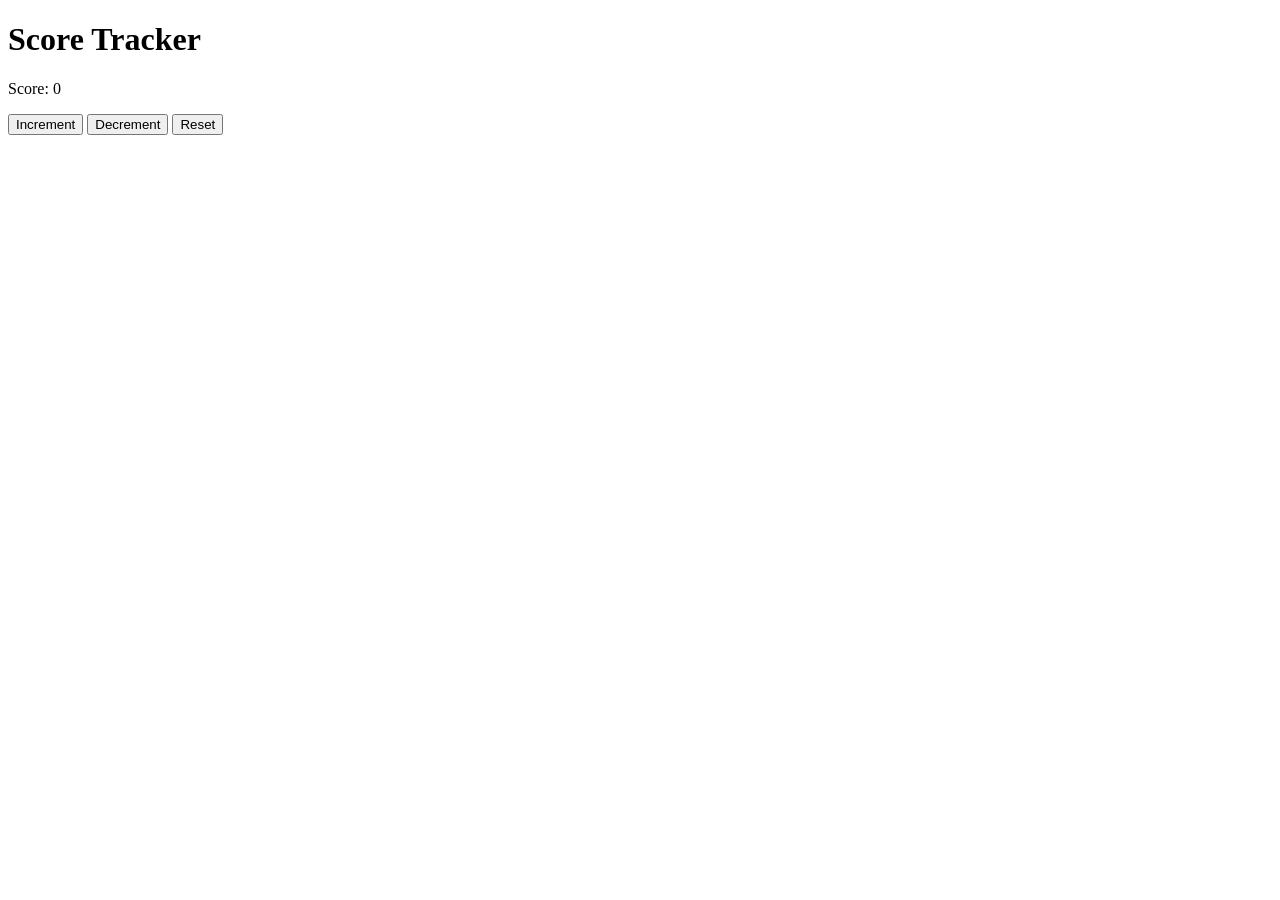
<file: Git Workflow & Deliverables/index.html>
<!DOCTYPE html>
<html lang="en">

<head>
    <meta charset="UTF-8">
    <meta name="viewport" content="width=device-width, initial-scale=1.0">
    <title>Score Tracker</title>
<script src="script.js" defer></script>
</head>
<body>

    <h1>Score Tracker</h1>

  <p id="display">Score: 0 </p>
  <button id="increment">Increment</button>
  <button id="decrement">Decrement</button>
  <button id="reset">Reset</button>


</body>
</html>
</file>
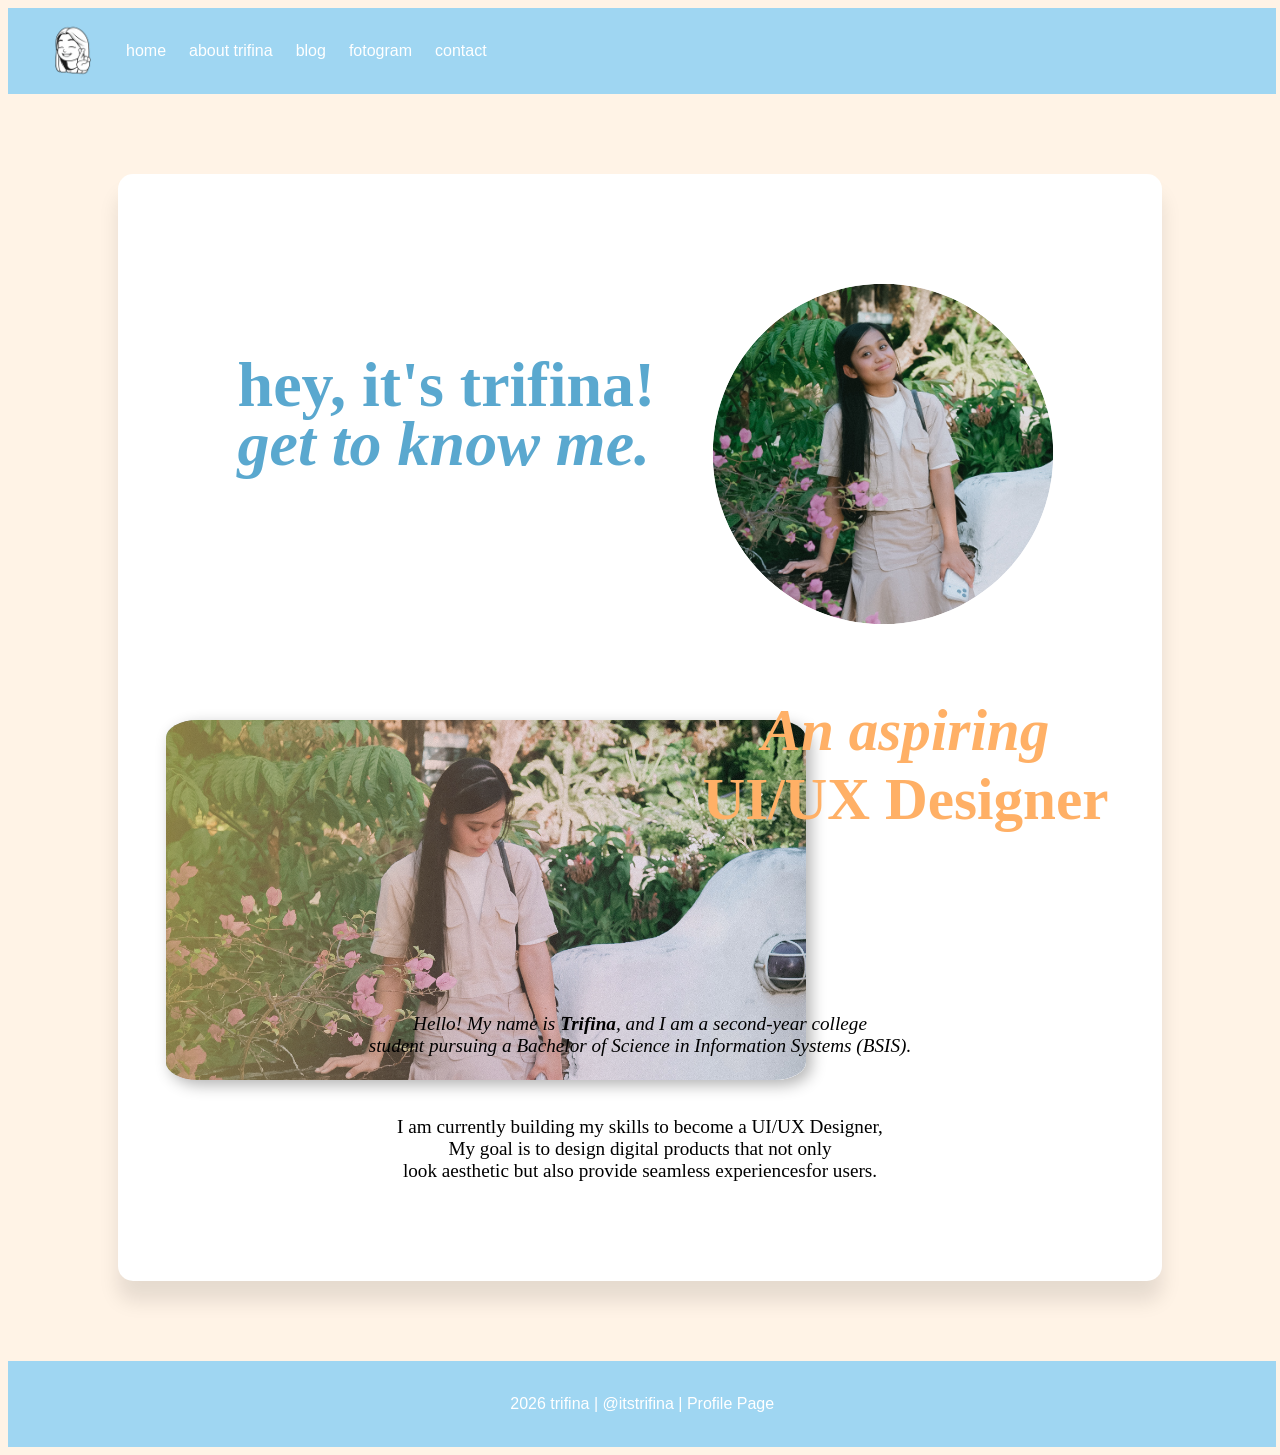
<file: Mini Webpage/index.html>
<!DOCTYPE html>
<html>
  <head>
    <title>trifina</title>
    <link rel="stylesheet" type="text/css" href="style.css">
  </head>
  <body>
    <header>

    <nav>
        <img src="logo-outline memoji.png" class="logo" alt="logo memoji">
        <ul class="navbar"> 
           <li><a class="active" href="#">home</a></li>
           <li><a href="#">about trifina</a></li>
           <li><a href="#">blog</a></li>
           <li><a href="#">fotogram</a></li>
           <li><a href="#">contact</a></li>
        </ul>
    </nav>
    </header>
    <main>
         <img src="hani-photo.svg" alt="Photo of hani">

        <div class="header">
        <h1>hey, it's trifina!</h1>
        <h1><i>get to know me.</i></h1>
        </div>
    
        <img src="hani-photo2.svg" class="card-photo" alt="Photo of hani 2">
    
    <section class="card"> 
         <h2 class="h2"><i>An aspiring</i>
          <br>UI/UX Designer</h2> 
         
         <p class="p1">Hello! My name is <b>Trifina</b>, and I am a second-year college 
         <br>student pursuing a Bachelor of Science in Information Systems (BSIS). </p>

         <p class="p2"> I am currently building my skills to become a UI/UX Designer, 
        <br>My goal is to design digital products that not only 
        <br>look aesthetic but also provide seamless experiencesfor users.
         </p>

        </section>
    
    </main>
    <footer>
    <p>2026 trifina |<a href="https://www.instagram.com/itstrifina/"> @itstrifina </a> | Profile Page</p>
</footer>
  </body>
</html>
</file>
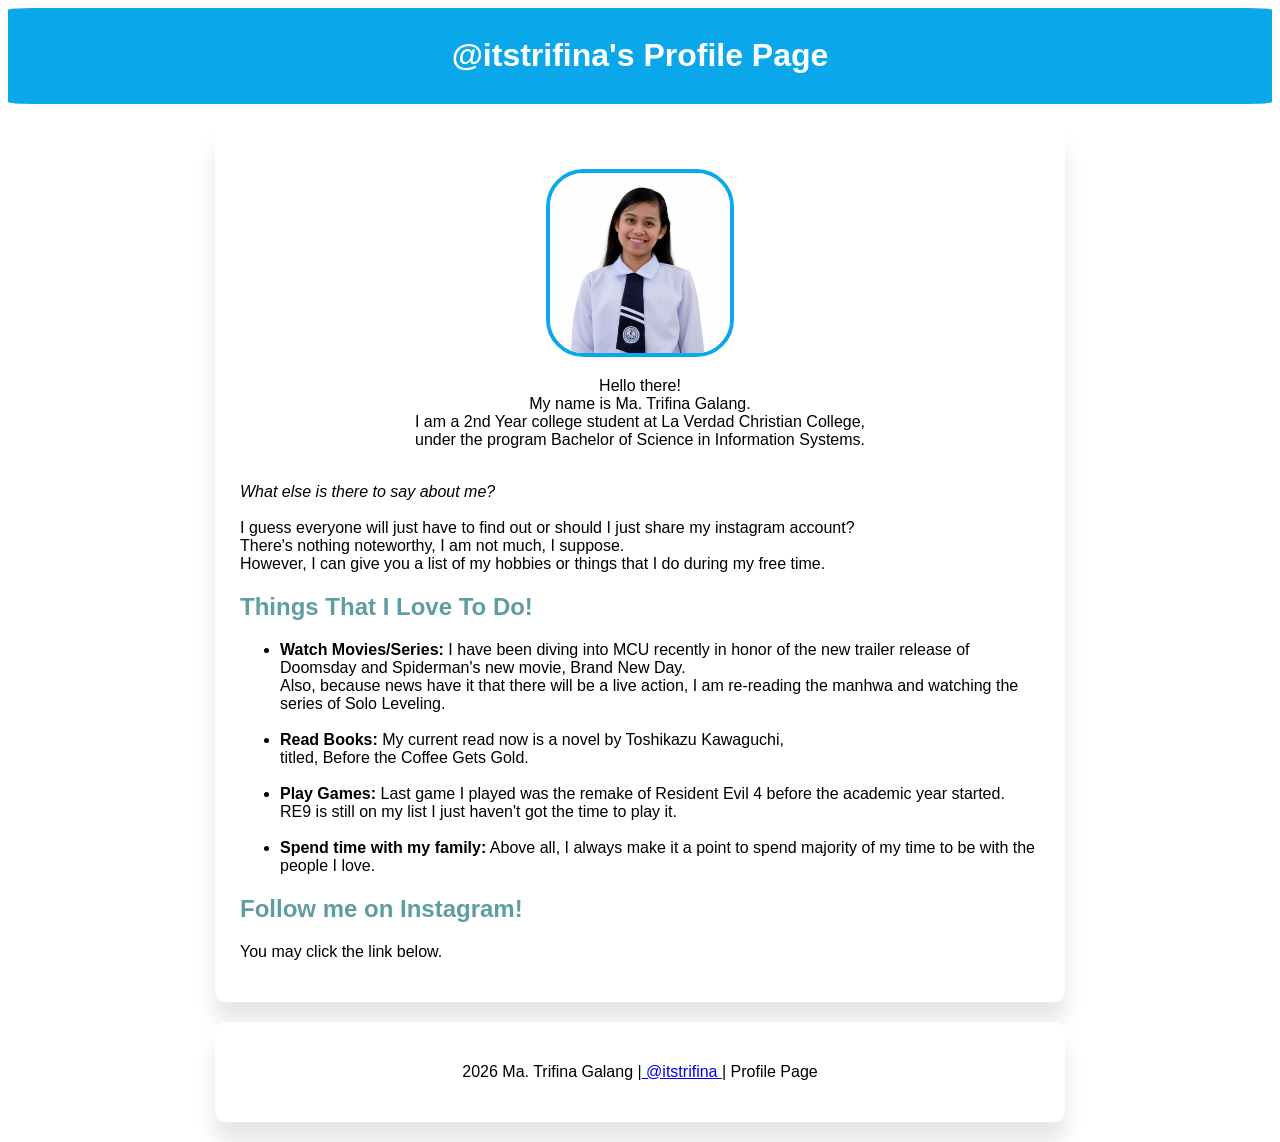
<file: Personal Profile Page/index.html>
<html lang="en">
<head>
    <meta charset="UTF-8">
    <meta name="viewport" content="width=device-width, initial-scale=1.0">
    <title>Personal Profile Page</title>
</head>
<body style="font-family: Arial">
    <header>
    <h1 style="color: white;">@itstrifina's Profile Page</h1>
    </header>

    <style>
        img {
            display: block;
            margin: 20px auto;
            width: 180px;
            height: 180px;
            border-radius: 20%;
            border: 4px solid #0aa8eb;
        }
        header {
            background-color: #0aa8eb;
            color: white;
            text-align: center;
            padding: 8px;
            border-radius: 2%;
        }
        main{
            max-width: 800px;
            margin: 20px auto;
            background: white;
            padding: 25px;
            border-radius: 10px;
            box-shadow: 0 20px 20px rgba(0,0,0,0.1);
        }
        footer{
            max-width: 800px;
            margin: 20px auto;
            background: white;
            padding: 25px;
            border-radius: 10px;
            box-shadow: 0 20px 20px rgba(0,0,0,0.1);
            text-align: center;
           
        }
    </style>
<main>
    <img src="hani-profile photo.PNG" alt="Photo of Trifina in School Uniform">
    <p style="text-align: center;"> Hello there! 
        <br>My name is Ma. Trifina Galang.
        <br>I am a 2nd Year college student at La Verdad Christian College, 
        <br>under the program Bachelor of Science in Information Systems.
    </p>
    
    <p> 
        <br>
        <i>What else is there to say about me?</i> <br>
        <br>I guess everyone will just have to find out or should I just share my instagram account?
        <br>There's nothing noteworthy, I am not much, I suppose. 
        <br>However, I can give you a list of my hobbies or things that I do during my free time. 
    </p>
     
    <h2 style="color: cadetblue;"> Things That I Love To Do! </h2>
  
    <ul>
        <li> <strong>Watch Movies/Series:</strong> I have been diving into MCU recently in honor of the new trailer release of
            <br>Doomsday and Spiderman's new movie, Brand New Day. 
            <br>Also, because news have it that there will be a live action, I am re-reading the manhwa and watching the series of Solo Leveling.
    </li>

<br>

        <li> <strong>Read Books:</strong> My current read now is a novel by Toshikazu Kawaguchi, 
            <br>titled, Before the Coffee Gets Gold. </li>

<br>

        <li><strong>Play Games:</strong> Last game I played was the remake of Resident Evil 4 before the academic year started. 
            <br>RE9 is still on my list I just haven't got the time to play it. </li>
<br>
        <li><strong>Spend time with my family:</strong> Above all, I always make it a point to spend majority of my time to be with the people I love.</li>
    </ul>

    <h2 style="color: cadetblue;"> Follow me on Instagram!</h2>
    <p>You may click the link below. </p>
</main>
<footer>
    <p>2026 Ma. Trifina Galang |<a href="https://www.instagram.com/itstrifina/"> @itstrifina </a> | Profile Page</p>
</footer>
</body>
</html>
</file>
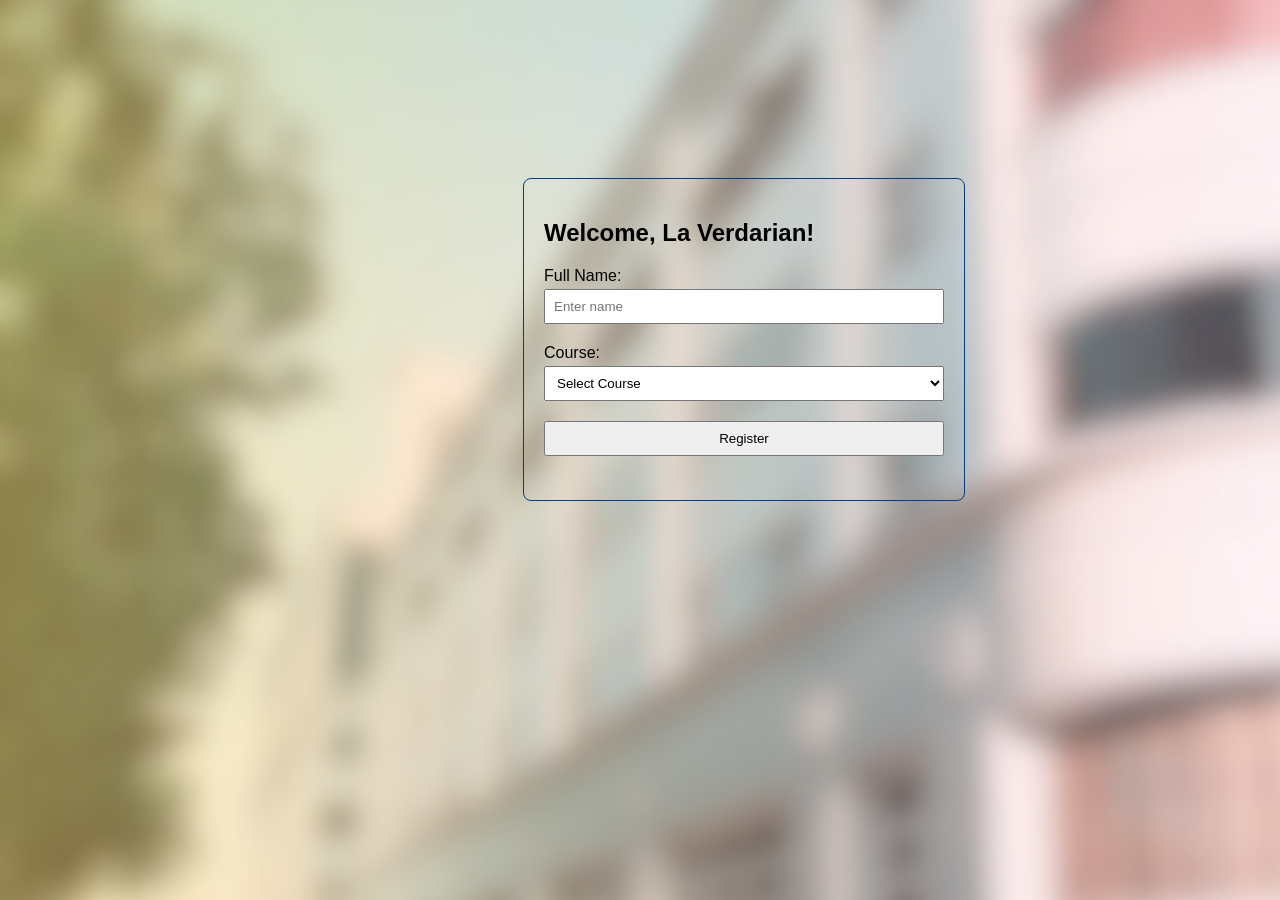
<file: Student Registration Card/index.html>
<!DOCTYPE html>
<html lang="en">
<head>
  <meta charset="UTF-8">
  <meta name="viewport" content="width=device-width, initial-scale=1.0">
  
  <title>Student Registration Card</title>
  <script src="script.js" defer></script>
  <link rel="stylesheet" type="text/css" href="style.css">
  
</head>
<body>


  <div class="card">
    <h2 id="welcomeMessage">Welcome, La Verdarian!</h2>

    <form id="studentForm">
      <div class="form-group">
        <label for="nameInput">Full Name:</label>
        <input type="text" id="nameInput" placeholder="Enter name" required>
      </div>

      <div class="form-group">
        <label for="courseSelect">Course:</label>
        <select id="courseSelect" required>
          <option value="">Select Course</option>
          <option value="BS Information Systems">BS Information Systems</option>
          <option value="BS Social Work">BS Social Work</option>
          <option value="BA Broadcasting">BA Broadcasting</option>
          <option value="BS Accountancy">BS Accountancy</option>
        </select>
      </div>

      <button type="submit">Register</button>
    </form>

    <p id="registrationResult"></p>
  </div>

</body>
</html>
</file>
<file: Mini Webpage/style.css>
nav{
    width: 97.5%;
    background:#9FD6F2;
    border-bottom: 1px solid Orgba(255, 255,255, 0.1);
    display:flex;
    padding: 18px;
    backdrop-filter: blur(70px);

}
.navbar{
    list-style-type: none;
    display: flex;
    gap: 23px;
    text-align: center;
    margin-left: 60px;
 }

 .logo{
    border: none;
    top: 15%;
    left: 3%;
    height: 70%;
    border: none;
    box-shadow: none;
 }

a{
    position: relative;
    font-family: Arial, Helvetica, sans-serif;
    font-weight: 500;
    color: white;
    text-decoration: none;
}

.navbar li a:hover{
    color: #5AA8CF;
    text-shadow: 0 0 10 black;

}

img {
   position: absolute;
    top: 80%;
    left: 13%;
    height: 40%;
    border-radius: 5%;
    box-shadow: 5px 5px 15px rgba(0, 0, 0, 0.3)
}

.header{
    position: relative;
    top: 80px;
    left: 40px;
    font-size: 200%;
    line-height: 50%;
    color: #5AA8CF;
}

.h2{
    color: #FFB066;
}

.card-photo{
    position: relative; 
    left: 55%;
    width: 45%;
    height: 45%;
    border: none;
    box-shadow: none;
    top: -160px;
}

main{
    max-width: 70%;
    margin: 80px auto;
    background: white;
    padding: 80px;
    border-radius: 15px;
    box-shadow: 0 20px 20px rgba(0,0,0,0.1);
}

body{
    background: #FFF3E6;
    
}

.card{
    position: relative;
    left: 55%;
   
}

h2{
    position: relative;
    top: -170px;
   left: -25%;
    font-family: 'Times New Roman', Times, serif;
    font-size: 370%;
    color: #5AA8CF;
    text-shadow: black 10%;
    text-align: center;
}

.p1{
    position: relative;
    font-style: italic;
    top: -40px;
    right:55%;
    font-family: 'Times New Roman', Times, serif;
    font-size: 120%;
    text-align: center;
}

.p2{
    position: relative;
    right:55%;
    font-family:'Times New Roman', Times, serif;
    font-size: 120%;
    text-align: center;
}

footer{
    position: relative;
    width: 97.5%;
    background:#9FD6F2;
    border-bottom: 1px solid Orgba(255, 255,255, 0.1);
    padding: 18px;
    backdrop-filter: blur(70px);
    text-align: center;
    font-family: Arial, Helvetica, sans-serif;
    color: white;
}

footer a:hover{
    color: #5AA8CF;
    text-shadow: 0 0 10 black;
}
</file>
<file: Student Registration Card/style.css>
body {
  font-family: Arial;
  padding-top: 20px;
  padding-left: 515px;
  background-image: url(SchoolBuildinginBlur.svg);

}

body.dark {
  background-color: #000000;
}

.card {
  max-width: 400px;
  padding: 20px;
  border: 1px solid #033c88;
  border-radius: 8px;
  margin-top: 150px;
}

.form-group {
  margin-bottom: 12px;
}

label {
  display: block;
  margin-bottom: 4px;
}

input,
select,
button {
  width: 100%;
  padding: 8px;
  box-sizing: border-box;
  margin-bottom: 8px;
}
</file>
